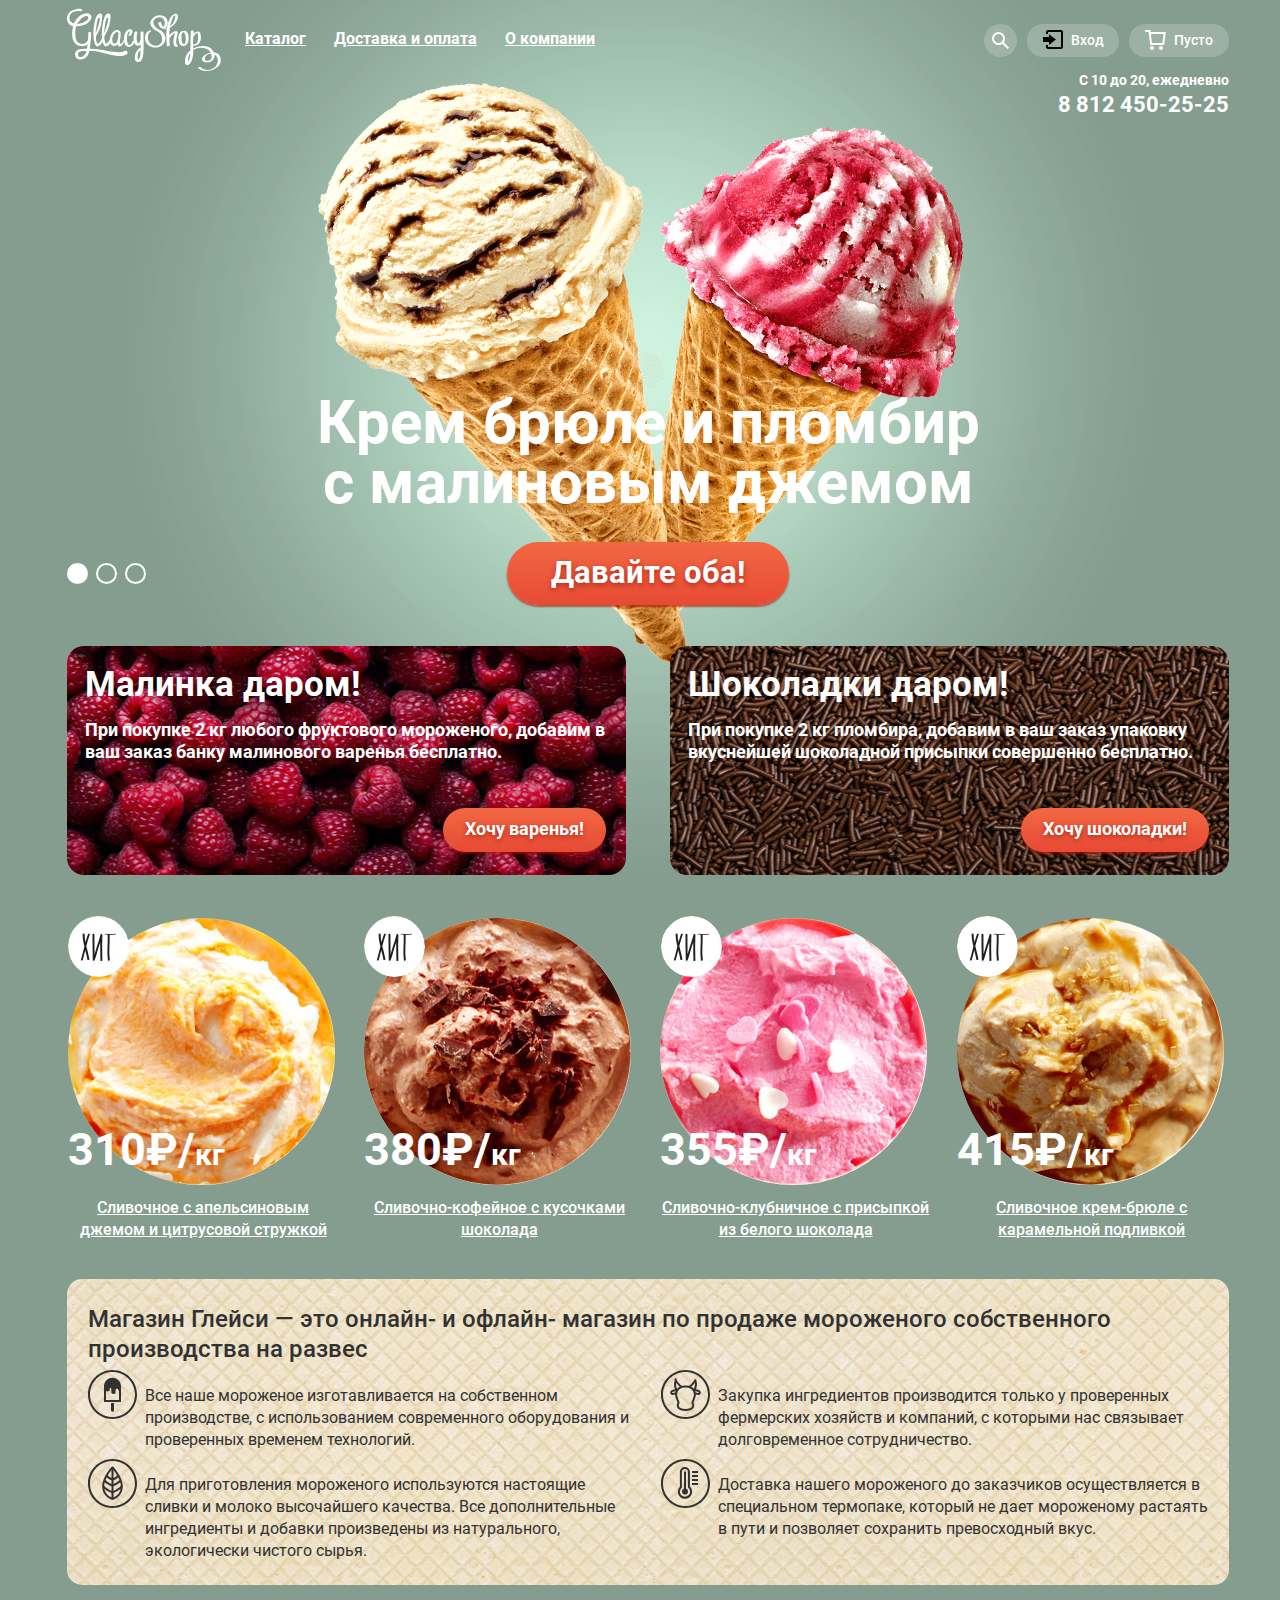
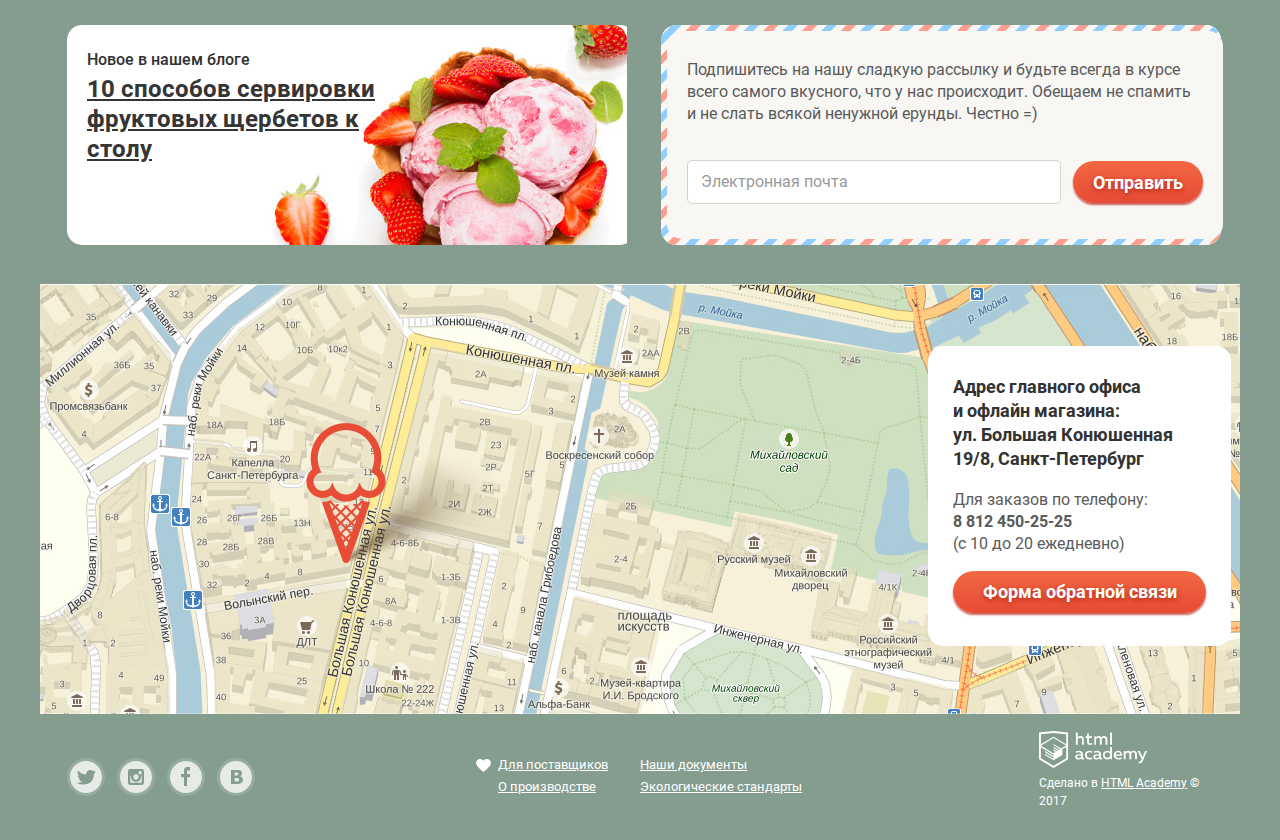
<file: index.html>
<!DOCTYPE html>
<html lang="ru">
  <head>
    <meta charset="utf-8">
    <title>Магазин мороженого "Глейси"</title>
    <link rel="stylesheet" href="css/normalize.css">
    <link rel="stylesheet" href="css/style.min.css">
  </head>
  <body class="product-1">
    <div class="site-wrapper">
      <header class="main-header">
        <nav class="main-nav">
          <a class="main-header-logo">
            <img src="img/logo.svg" alt="Логотип Gllacy Shop" width="154" height="64">
          </a>
          <ul class="site-navigation">
            <li class="site-navigation-catalog">
              <a href="#" class="site-navigation-item">Каталог</a>
              <ul class="site-navigation-hover">
                <li><a href="#" class="hover-item hover-item--top">Новинки</a></li>
                <li><a href="catalog.html" class="hover-item">Сливочное</a></li>
                <li><a href="#" class="hover-item">Щербеты</a></li>
                <li><a href="#" class="hover-item">Фруктовый лед</a></li>
                <li><a href="#" class="hover-item">Мелорин</a></li>
              </ul>
            </li>
            <li>
              <a href="#" class="site-navigation-item">Доставка и оплата</a>
            </li>
            <li>
              <a href="#" class="site-navigation-item">О компании</a>
            </li>
          </ul>
          <ul class="user-navigation">
            <li class="user-navigation-item">
              <a href="#" aria-label="Поиск товара" class="user-navigation-search"></a>
              <form action="https://echo.htmlacademy.ru" name="search" class="modal-search" method="get">
                <input type="search" placeholder="Что ищем?">
              </form>
            </li>
            <li class="user-navigation-item">
              <a href="#" class="user-navigation-login">Вход</a>
              <form action="https://echo.htmlacademy.ru" name="login" class="modal-login" method="post">
                <input type="email" placeholder="Электронная почта" required>
                <input type="password" placeholder="Пароль" required>
                <div class="modal-login-flex-container">
                  <button class="button modal-login-button" type="submit">Войти</button>
                  <div class="modal-login-flex-item">
                    <a href="#" class="modal-login-link">Забыли пароль?</a>
                    <a href="#" class="modal-login-link">Новая регистрация</a>
                  </div>
                </div>
              </form>
            </li>
            <li class="user-navigation-item">
              <a href="#" aria-label="Корзина" class="user-navigation-basket">Пусто</a>
            </li>
          </ul>
        </nav>
        <p class="info">
          <span class="info-schedule">С 10 до 20, ежедневно</span>
          <span class="info-phone">8 812 450-25-25</span>
        </p>
      </header>
    </div>
    <main>
      <div class="site-wrapper">
        <h1 class="visually-hidden">Магазин мороженого "Глейси"</h1>
        <section class="slider">
          <h2 class="visually-hidden">Слайдер товаров</h2>
          <ul class="slider-list">
            <li class="slide slide--1" id="slide-1">
              <h3 class="slide-title">Крем брюле и пломбир с малиновым джемом</h3>
              <a href="#" class="button slider-button">Давайте оба!</a>
            </li>
            <li class="slide slide--2" id="slide-2">
              <h3 class="slide-title">Шоколадный пломбир и лимонный сорбет</h3>
              <a href="#" class="button slider-button">Давайте оба!</a>
            </li>
            <li class="slide slide--3" id="slide-3">
              <h3 class="slide-title">Пломбир с помадкой и клубничный щербет</h3>
              <a href="#" class="button slider-button">Давайте оба!</a>
            </li>
          </ul>
          <div class="slider-controls">
            <input class="visually-hidden slider-control-input" type="radio" id="product-1" name="toggle" checked>
            <label for="product-1" class="slider-control" tabindex="0">Первый</label>
            <input class="visually-hidden slider-control-input" type="radio" id="product-2" name="toggle">
            <label for="product-2" class="slider-control" tabindex="0">Второй</label>
            <input class="visually-hidden slider-control-input" type="radio" id="product-3" name="toggle">
            <label for="product-3" class="slider-control" tabindex="0">Третий</label>
          </div>
        </section>
        <section class="shares">
          <h2 class="visually-hidden">Акции магазина</h2>
          <section class="shares-item shares-item--raspberries">
            <h3>Малинка даром!</h3>
            <p>При покупке 2 кг любого фруктового мороженого, добавим в ваш заказ банку малинового варенья бесплатно.</p>
            <a href="#"  class="button shares-button">Хочу варенья!</a>
          </section>
          <section class="shares-item shares-item--chocolate">
            <h3>Шоколадки даром!</h3>
            <p>При покупке 2 кг пломбира, добавим в ваш заказ упаковку вкуснейшей шоколадной присыпки совершенно
              бесплатно.</p>
            <a href="#" class="button shares-button">Хочу шоколадки!</a>
          </section>
        </section>
      </div>
        <section class="popular">
          <h2 class="visually-hidden">Популярные товары</h2>
          <ul class="popular-list">
            <li class="popular-item">
              <a class="popular-item-link" href="#">
                <div class="popular-item-stiker"></div>
                <img src="img/item-1.jpg" alt="Сливочное с апельсиновым джемом и цитрусовой стружкой" width="267" height="267">
                <p class="popular-item-price">310&#x20bd;/<span>кг</span></p>
                <p class="popular-item-title">Сливочное с апельсиновым джемом и цитрусовой стружкой</p>
              </a>
              <a href="#" class="button popular-item-button">Быстрый просмотр</a>
            </li>
            <li class="popular-item">
              <a class="popular-item-link" href="#">
                <div class="popular-item-stiker"></div>
                <img src="img/item-2.jpg" alt="Сливочно-кофейное с кусочками шоколада" width="267" height="267">
                <p class="popular-item-price">380&#x20bd;/<span>кг</span></p>
                <p class="popular-item-title">Сливочно-кофейное с кусочками шоколада</p>
              </a>
              <a href="#" class="button popular-item-button">Быстрый просмотр</a>
            </li>
            <li class="popular-item">
              <a class="popular-item-link" href="#">
                <div class="popular-item-stiker"></div>
                <img src="img/item-3.jpg" alt="Сливочно-клубничное с присыпкой из белого шоколада" width="267" height="267">
                <p class="popular-item-price">355&#x20bd;/<span>кг</span></p>
                <p class="popular-item-title">Сливочно-клубничное с присыпкой из белого шоколада</p>
              </a>
              <a href="#" class="button popular-item-button">Быстрый просмотр</a>
            </li>
            <li class="popular-item">
              <a class="popular-item-link" href="#">
                <div class="popular-item-stiker"></div>
                <img src="img/item-4.jpg" alt="Сливочное крем-брюле с карамельной подливкой" width="267" height="267">
                <p class="popular-item-price">415&#x20bd;/<span>кг</span></p>
                <p class="popular-item-title">Сливочное крем-брюле с карамельной подливкой</p>
              </a>
              <a href="#" class="button popular-item-button">Быстрый просмотр</a>
            </li>
          </ul>
        </section>
      <div class="site-wrapper">
        <article class="advantages">
          <h2>Магазин Глейси — это онлайн- и офлайн- магазин по продаже мороженого собственного
            производства на развес</h2>
          <ul>
            <li class="advantages-making">
              <p>Все наше мороженое изготавливается на собственном производстве, с использованием современного
                оборудования и
                проверенных временем технологий.</p>
            </li>
            <li class="advantages-ingredients">
              <p>Закупка ингредиентов производится только у проверенных фермерских хозяйств и компаний, с которыми нас
                связывает долговременное сотрудничество.</p>
            </li>
            <li class="advantages-materials">
              <p>Для приготовления мороженого используются настоящие сливки и молоко высочайшего качества. Все
                дополнительные
                ингредиенты и добавки произведены из натурального, экологически чистого сырья.</p>
            </li>
            <li class="advantages-delivery">
              <p>Доставка нашего мороженого до заказчиков осуществляется в специальном термопаке, который не дает
                мороженому
                растаять в пути и позволяет сохранить превосходный вкус.</p>
            </li>
          </ul>
        </article>
        <div class="block-wrapper">
          <article class="news">
            <h2>Новое в нашем блоге</h2>
            <a href="#">10 способов сервировки фруктовых щербетов к столу</a>
          </article>
          <div class="subscription-wrapper">
            <form action="https://echo.htmlacademy.ru" class="subscription" name="https://echo.htmlacademy.ru" method="post">
              <p>Подпишитесь на нашу сладкую рассылку и будьте всегда в курсе всего самого вкусного, что у нас происходит. Обещаем не спамить и не слать всякой ненужной ерунды. Честно =)</p>
              <div class="form-container">
                <input type="email" placeholder="Электронная почта" required>
                <button type="submit" class="button subscription-button">Отправить</button>
              </div>
            </form>
          </div>
        </div>
      </div>
				<section class="map-and-contacts">
						<h2 class="visually-hidden">Наши контакты</h2>
							<div class="contacts">
								<p class="contacts-adress">Адрес главного офиса<br>
                  и офлайн магазина:<br>
                  <b>ул. Большая Конюшенная 19/8, Санкт-Петербург</b>
                </p>
                <p class="contacts-telephone">Для заказов по телефону:<br>
                  <b>8 812 450-25-25</b><br>
                  (с 10 до 20 ежедневно)
                </p>
                <a href="#" class="button contacts-button">Форма обратной связи</a>
							</div>
						<script type="text/javascript" charset="utf-8" async src="https://api-maps.yandex.ru/services/constructor/1.0/js/?um=constructor%3A2030fe50164dec3a49a67a5e2e929a7b5b382fdeacc5cae9f6b69cf6cc5039b0&amp;width=100%25&amp;height=430&amp;lang=ru_RU&amp;scroll=true"></script>
					</section>
      </main>
    <div class="site-wrapper">
      <footer class="main-footer">
        <ul class="social-list">
          <li>
            <a class="social-item social-item--tw" href="#" aria-label="Наш твиттер">
            </a>
          </li>
          <li>
            <a class="social-item social-item--inst" href="#" aria-label="Наш инстаграмм">
            </a>
          </li>
          <li>
            <a class="social-item social-item--fb" href="#" aria-label="Наш фейсбук">
            </a>
          </li>
          <li>
            <a class="social-item social-item--vk" href="#" aria-label="Наш вконтакте">
            </a>
          </li>
        </ul>
        <ul class="information-list">
          <li class="information-item information-item--active">
            <a href="#">Для поставщиков</a>
          </li>
          <li class="information-item">
            <a href="#">Наши документы</a>
          </li>
          <li class="information-item">
            <a href="#">О производстве</a>
          </li>
          <li class="information-item information-item--eco">
            <a href="#">Экологические стандарты</a>
          </li>
        </ul>
        <div class="footer-copyright">
          <a href="https://htmlacademy.ru/">
            <img src="img/logo-htmlacademy.svg" alt="HTML Academy" width="108" height="39">
          </a>
          <p>
            Сделано в <a class="footer-copyright-link" href="https://htmlacademy.ru/">HTML Academy</a> &copy; 2017
          </p>
        </div>
      </footer>
    </div>
    <div class="overlay"></div>
    <form action="https://echo.htmlacademy.ru" name="feedback" class="modal-feedback" method="post">
      <p>Мы обязательно вам ответим!</p>
      <input type="text" placeholder="Как вас зовут?" required>
      <input type="email" placeholder="Ваша почта для ответа?" required>
      <textarea name="user-text" id="textarea" rows="5" placeholder="Напишите что-нибудь..."></textarea>
      <button class="button modal-feedback-button" type="submit">Отправить</button>
      <span class="modal-feedback-close" tabindex="0" aria-label="закрыть модальное окно"></span>
    </form>
    <script src="js/script.min.js"></script>
  </body>
</html>
</file>
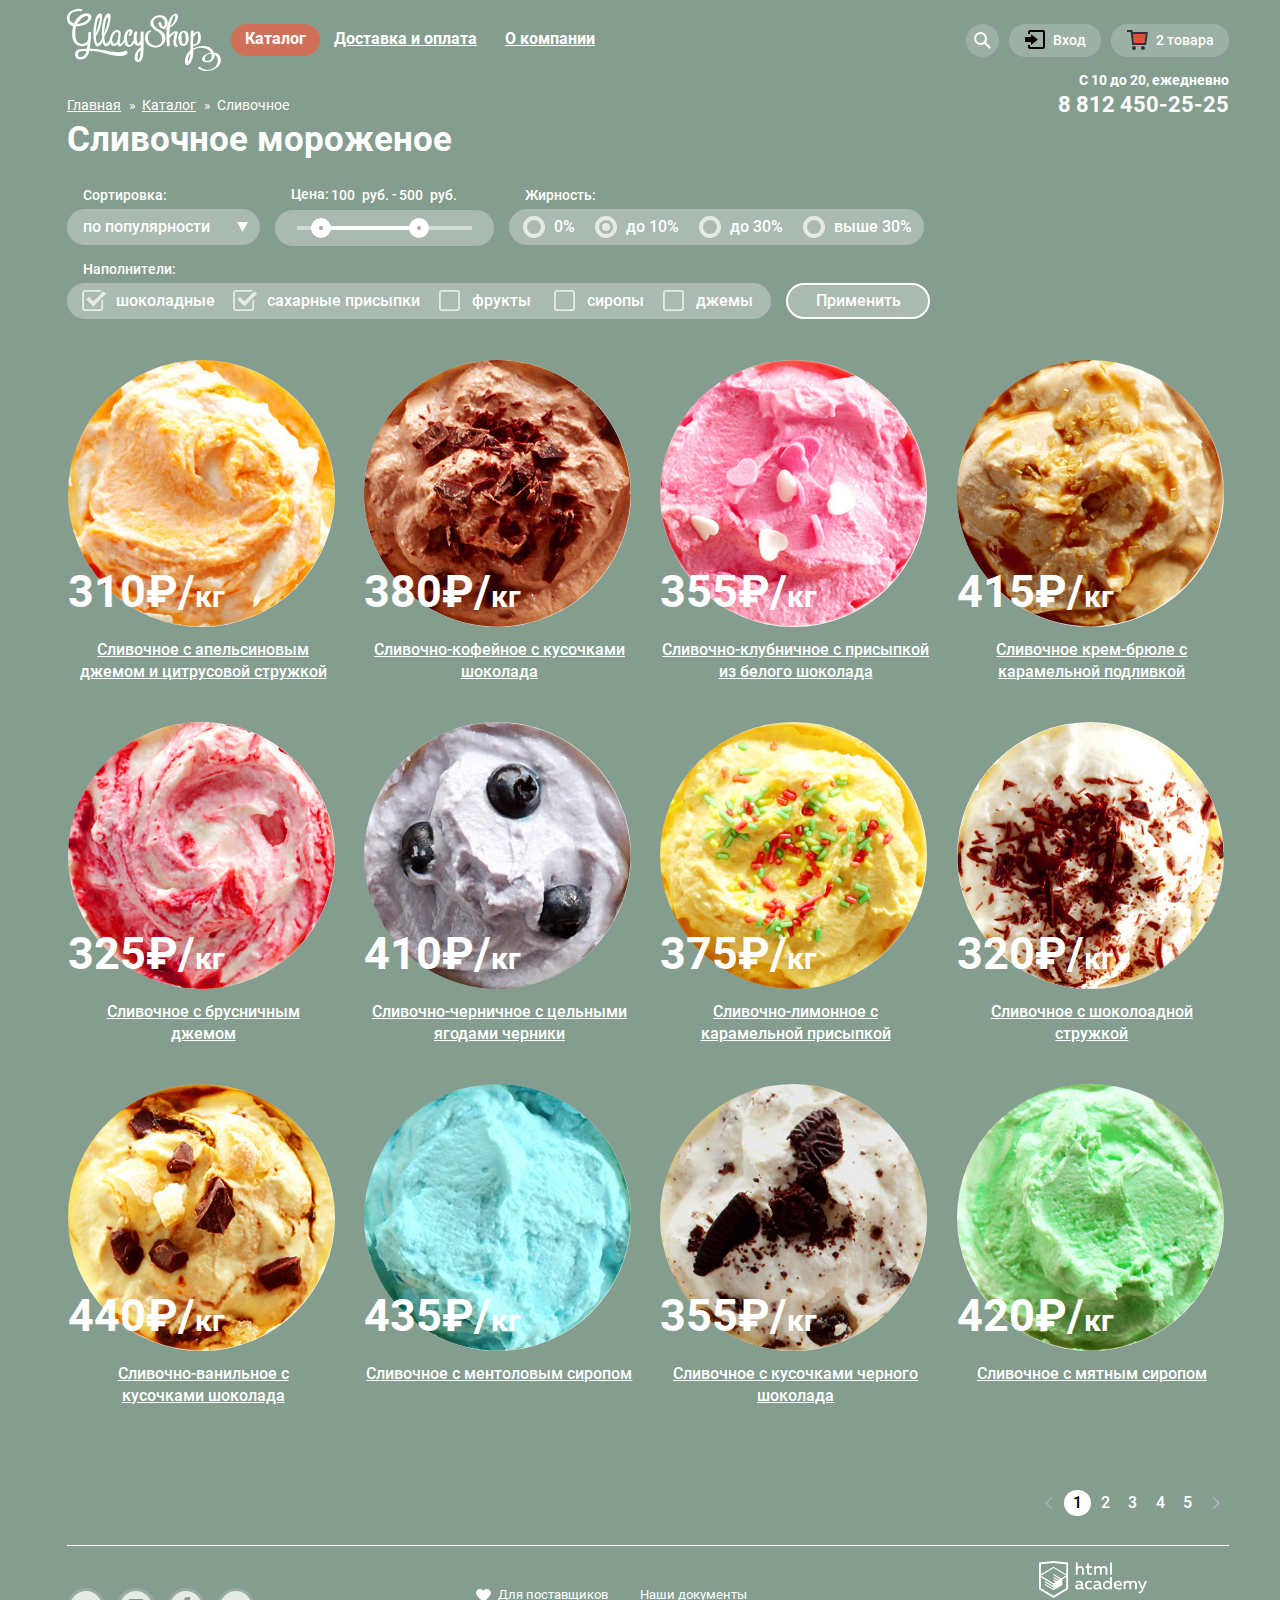
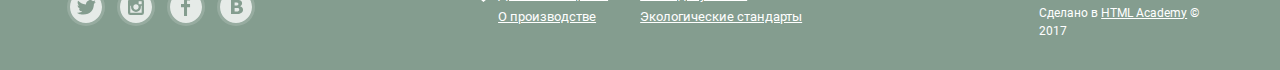
<file: catalog.html>
<!DOCTYPE html>
<html lang="ru">
  <head>
    <meta charset="utf-8">
    <title>Магазин мороженого "Глейси"</title>
    <link rel="stylesheet" href="css/normalize.css">
    <link rel="stylesheet" href="css/style.min.css">
  </head>
  <body class="catalog-page">
    <div class="site-wrapper">
      <header class="main-header">
        <nav class="main-nav">
          <a href="index.html" class="main-header-logo">
            <img src="img/logo.svg" alt="Логотип Gllacy Shop" width="154" height="64">
          </a>
          <ul class="site-navigation">
            <li class="site-navigation-catalog">
              <a href="#" class="site-navigation-item site-navigation-item-active">Каталог</a>
              <ul class="site-navigation-hover">
                <li><a href="#" class="hover-item hover-item--top">Новинки</a></li>
                <li><a class="hover-item">Сливочное</a></li>
                <li><a href="#" class="hover-item">Щербеты</a></li>
                <li><a href="#" class="hover-item">Фруктовый лед</a></li>
                <li><a href="#" class="hover-item">Мелорин</a></li>
              </ul>
            </li>
            <li>
              <a href="#" class="site-navigation-item">Доставка и оплата</a>
            </li>
            <li>
              <a href="#" class="site-navigation-item">О компании</a>
            </li>
          </ul>
          <ul class="user-navigation">
            <li class="user-navigation-item">
              <a href="#" aria-label="Поиск товара" class="user-navigation-search"></a>
              <form action="https://echo.htmlacademy.ru" name="search" class="modal-search" method="get">
                <input type="search" placeholder="Что ищем?">
              </form>
            </li>
            <li class="user-navigation-item">
              <a href="#" class="user-navigation-login">Вход</a>
              <form action="https://echo.htmlacademy.ru" name="login" class="modal-login" method="post">
                <input type="email" placeholder="Электронная почта" required>
                <input type="password" placeholder="Пароль" required>
                <div class="modal-login-flex-container">
                  <button class="button modal-login-button" type="submit">Войти</button>
                  <div class="modal-login-flex-item">
                    <a href="#" class="modal-login-link">Забыли пароль?</a>
                    <a href="#" class="modal-login-link">Новая регистрация</a>
                  </div>
                </div>
              </form>
            </li>
            <li class="user-navigation-item">
              <a href="#" aria-label="Корзина" class="user-navigation-basket user-navigation-basket-active">2 товара</a>
                <form class="basket" action="https://echo.htmlacademy.ru" method="post">
                <table class="basket-table">
                  <tbody>
                    <tr>
                      <td class="basket-item-del">
                        <button class="basket-del-button" type="button" name="delet" aria-label="удалить"></button>
                      </td>
                      <td class="basket-item-img">
                        <a href="#">
                          <img src="img/item-1-small.png" alt="Пломбир с апельсиновым джемом">
                        </a>
                      </td>
                      <td class="basket-item-title">
                        Пломбир с апельсиновым джемом
                      </td>
                      <td class="basket-item-count">
                        1,5 кг x 
                      </td>
                      <td class="basket-item-price">
                        200 руб.
                      </td>
                      <td class="basket-item-total-price">
                        300 руб.
                      </td>
                    </tr>
                    <tr>
                      <td class="basket-item-del">
                        <button class="basket-del-button" type="button" name="delet" aria-label="удалить"></button>
                      </td>
                      <td class="basket-item-img">
                        <a href="#">
                          <img src="img/item-3-small.png" alt="Клубничный пломбир с присыпкой из белого шоколада" width="33" height="33">
                        </a>
                      </td>
                      <td class="basket-item-title">
                        Клубничный пломбир с присыпкой из белого шоколада
                      </td>
                      <td class="basket-item-count">
                        1,5 кг x 
                      </td>
                      <td class="basket-item-price">
                        300 руб.
                      </td>
                      <td class="basket-item-total-price">
                        450 руб.
                      </td>
                    </tr>
                  </tbody>
                </table>
                <p class="basket-total-price">
                  Итого: <span>750 руб</span>
                </p>
                <button class="button basket-button" type="submit">Оформить заказ</button>
              </form>
            </li>
          </ul>
        </nav>
        <p class="info">
          <span class="info-schedule">С 10 до 20, ежедневно</span>
          <span class="info-phone">8 812 450-25-25</span>
        </p>
      </header>
    </div>
    <main>
    <div class="site-wrapper">
      <ul class="breadcrumbs">
        <li class="breadcrumbs-item"><a href="index.html">Главная</a></li>
        <li class="breadcrumbs-item"><a href="catalog.html">Каталог</a></li>
        <li class="breadcrumbs-item"><a>Сливочное</a></li>
      </ul>
      <h1 class="catalog-title">Сливочное мороженое</h1>
      <form class="filters" action="http://echo.htmlacademy.ru" method="post">
        <div class="filters-top-line">
          <fieldset class="filters-item">
            <legend class="filters-description">Сортировка:</legend>
            <select class="filters-sort" name="sort-type">
              <option value="popular">по популярности</option>
              <option value="inexpensive">сначала недорогие</option>
              <option value="expensive">сначала дорогие</option>
              <option value="fat">по жирности</option>
            </select>
          </fieldset>
          <div class="range-filter filters-item">
            <p class="range-filter-price">
              <span>Цена:</span>
              <input type="text" value="100" name="min-value" id="min-value">
              <label for="min-value">руб.</label>
              <span>-</span>
              <input type="text" value="500" name="max-value" id="max-value">
              <label for="max-value">руб.</label>
            </p>
            <div class="range-filter-controls">
              <div class="range-filter-bar"></div>
              <div class="range-filter-scale">
                <div class="range-filter-toogle range-filter-toogle-min"></div>
                <div class="range-filter-scale-active"></div>
                <div class="range-filter-toogle range-filter-toogle-max"></div>
              </div>
            </div>
          </div>
          <fieldset class="filters-item filter-fat">
            <legend class="filters-description">Жирность:</legend>
            <div class="filter-fat-wrap">
              <input type="radio" name="fat-categories" value="0" class="filter-fat-radio" id="zero">
              <label for="zero" tabindex="0">0%</label>
              <input type="radio" name="fat-categories" value="10" class="filter-fat-radio" id="ten" checked>
              <label for="ten" tabindex="0">до 10%</label>
              <input type="radio" name="fat-categories" value="30" class="filter-fat-radio" id="upTo30">
              <label for="upTo30" tabindex="0">до 30%</label>
              <input type="radio" name="fat-categories" value="100" class="filter-fat-radio" id="above30">
              <label for="above30" tabindex="0">выше 30%</label>
            </div>
          </fieldset>
        </div>
        <div class="filters-bottom-line">
          <fieldset class="filters-item filter-filler">
            <legend class="filters-description">Наполнители:</legend>
            <div class="filter-filler-wrap">
              <input type="checkbox" name="ingridients" id="chocolate" value="chocolate" class="filter-filler-input" checked>
              <label for="chocolate">шоколадные</label>
              <input type="checkbox" name="ingridients" id="sugar" value="sugar" class="filter-filler-input" checked>
              <label for="sugar">сахарные присыпки</label>
              <input type="checkbox" name="ingridients" id="fruits" value="fruits" class="filter-filler-input">
              <label for="fruits">фрукты</label>
              <input type="checkbox" name="ingridients" id="syrups" value="syrups" class="filter-filler-input">
              <label for="syrups">сиропы</label>
              <input type="checkbox" name="ingridients" id="jams" value="jams" class="filter-filler-input">
              <label for="jams">джемы</label>
            </div>
          </fieldset>
          <button type="submit" class="filter-button">Применить</button>
        </div>
      </form>
    </div>
      
      <section class="catalog">
        <h2 class="visually-hidden">Каталог товаров</h2>
        <ul class="catalog-list">
          <li class="catalog-item">
            <a href="#" class="catalog-item-link">
              <img src="img/item-1.jpg" alt="Сливочное с апельсиновым джемом и цитрусовой стружкой" width="267" height="267">
              <p class="catalog-item-price">310&#x20bd;/<span>кг</span></p>
              <p class="catalog-item-title">Сливочное с апельсиновым джемом и цитрусовой стружкой</p>
            </a>
            <a href="#" class="button catalog-item-button">Быстрый просмотр</a>
          </li>
          <li class="catalog-item">
            <a href="#" class="catalog-item-link">
              <img src="img/item-2.jpg" alt="Сливочно-кофейное с кусочками шоколада" width="267" height="267">
              <p class="catalog-item-price">380&#x20bd;/<span>кг</span></p>
              <p class="catalog-item-title">Сливочно-кофейное с кусочками шоколада</p>
            </a>
            <a href="#" class="button catalog-item-button">Быстрый просмотр</a>
          </li>
          <li class="catalog-item">
            <a href="#" class="catalog-item-link">
              <img src="img/item-3.jpg" alt="Сливочно-клубничное с присыпкой из белого шоколада" width="267" height="267">
              <p class="catalog-item-price">355&#x20bd;/<span>кг</span></p>
              <p class="catalog-item-title">Сливочно-клубничное с присыпкой из белого шоколада</p>
            </a>
            <a href="#" class="button catalog-item-button">Быстрый просмотр</a>
          </li>
          <li class="catalog-item">
            <a href="#" class="catalog-item-link">
              <img src="img/item-4.jpg" alt="Сливочное крем-брюле с карамельной подливкой" width="267" height="267">
              <p class="catalog-item-price">415&#x20bd;/<span>кг</span></p>
              <p class="catalog-item-title">Сливочное крем-брюле с карамельной подливкой</p>
            </a>
            <a href="#" class="button catalog-item-button">Быстрый просмотр</a>
          </li>
          <li class="catalog-item">
            <a href="#" class="catalog-item-link">
              <img src="img/item-5.jpg" alt="Сливочное с брусничным джемом" width="267" height="267">
              <p class="catalog-item-price">325&#x20bd;/<span>кг</span></p>
              <p class="catalog-item-title">Сливочное с брусничным джемом</p>
            </a>
            <a href="#" class="button catalog-item-button">Быстрый просмотр</a>
          </li>
          <li class="catalog-item">
            <a href="#" class="catalog-item-link">
              <img src="img/item-6.jpg" alt="Сливочно-черничное с цельными ягодами черники" width="267" height="267">
              <p class="catalog-item-price">410&#x20bd;/<span>кг</span></p>
              <p class="catalog-item-title">Сливочно-черничное с цельными ягодами черники</p>
            </a>
            <a href="#" class="button catalog-item-button">Быстрый просмотр</a>
          </li>
          <li class="catalog-item">
            <a href="#" class="catalog-item-link">
              <img src="img/item-7.jpg" alt="Сливочно-лимонное с карамельной присыпкой" width="267" height="267">
              <p class="catalog-item-price">375&#x20bd;/<span>кг</span></p>
              <p class="catalog-item-title">Сливочно-лимонное с карамельной присыпкой</p>
            </a>
            <a href="#" class="button catalog-item-button">Быстрый просмотр</a>
          </li>
          <li class="catalog-item">
            <a href="#" class="catalog-item-link">
              <img src="img/item-8.jpg" alt="Сливочное с шоколоадной стружкой" width="267" height="267">
              <p class="catalog-item-price">320&#x20bd;/<span>кг</span></p>
              <p class="catalog-item-title">Сливочное с шоколоадной стружкой</p>
            </a>
            <a href="#" class="button catalog-item-button">Быстрый просмотр</a>
          </li>
          <li class="catalog-item">
            <a href="#" class="catalog-item-link">
              <img src="img/item-9.jpg" alt="Сливочно-ванильное с кусочками шоколада" width="267" height="267">
              <p class="catalog-item-price">440&#x20bd;/<span>кг</span></p>
              <p class="catalog-item-title">Сливочно-ванильное с кусочками шоколада</p>
            </a>
            <a href="#" class="button catalog-item-button">Быстрый просмотр</a>
          </li>
          <li class="catalog-item">
            <a href="#" class="catalog-item-link">
              <img src="img/item-10.jpg" alt="Сливочное с ментоловым сиропом" width="267" height="267">
              <p class="catalog-item-price">435&#x20bd;/<span>кг</span></p>
              <p class="catalog-item-title">Сливочное с ментоловым сиропом</p>
            </a>
            <a href="#" class="button catalog-item-button">Быстрый просмотр</a>
          </li>
          <li class="catalog-item">
            <a href="#" class="catalog-item-link">
              <img src="img/item-11.jpg" alt="Сливочное с кусочками черного шоколада" width="267" height="267">
              <p class="catalog-item-price">355&#x20bd;/<span>кг</span></p>
              <p class="catalog-item-title">Сливочное с кусочками черного шоколада</p>
            </a>
            <a href="#" class="button catalog-item-button">Быстрый просмотр</a>
          </li>
          <li class="catalog-item">
            <a href="#" class="catalog-item-link">
              <img src="img/item-12.jpg" alt="Сливочное с мятным сиропом" width="267" height="267">
              <p class="catalog-item-price">420&#x20bd;/<span>кг</span></p>
              <p class="catalog-item-title">Сливочное с мятным сиропом</p>
            </a>
            <a href="#" class="button catalog-item-button">Быстрый просмотр</a>
          </li>
        </ul>
      </section>
      <div class="site-wrapper">
      <ul class="pagination-list">
        <li><a class="pagination-item pagination-left pagination-arrow-disabled"></a></li>
        <li><a class="pagination-item pagination-item-current">1</a></li>
        <li><a href="#" class="pagination-item">2</a></li>
        <li><a href="#" class="pagination-item">3</a></li>
        <li><a href="#" class="pagination-item">4</a></li>
        <li><a href="#" class="pagination-item">5</a></li>
        <li><a href="#" aria-label="вперед" class="pagination-item pagination-right"></a></li>
      </ul>
    </div>
    </main>
    <div class="site-wrapper">
      <footer class="main-footer">
        <ul class="social-list">
          <li>
            <a class="social-item social-item--tw" href="#" aria-label="Наш твиттер">
            </a>
          </li>
          <li>
            <a class="social-item social-item--inst" href="#" aria-label="Наш инстаграмм">
            </a>
          </li>
          <li>
            <a class="social-item social-item--fb" href="#" aria-label="Наш фейсбук">
            </a>
          </li>
          <li>
            <a class="social-item social-item--vk" href="#" aria-label="Наш вконтакте">
            </a>
          </li>
        </ul>
        <ul class="information-list">
          <li class="information-item information-item--active">
            <a href="#">Для поставщиков</a>
          </li>
          <li class="information-item">
            <a href="#">Наши документы</a>
          </li>
          <li class="information-item">
            <a href="#">О производстве</a>
          </li>
          <li class="information-item information-item--eco">
            <a href="#">Экологические стандарты</a>
          </li>
        </ul>
        <div class="footer-copyright">
          <a href="https://htmlacademy.ru/">
            <img src="img/logo-htmlacademy.svg" alt="HTML Academy" width="108" height="39">
          </a>
          <p>
            Сделано в <a class="footer-copyright-link" href="https://htmlacademy.ru/">HTML Academy</a> &copy; 2017
          </p>
        </div>
      </footer>
    </div> 
  </body>
</html>
</file>
<file: css/style.min.css>
@font-face{font-family:"Roboto";src:url(../fonts/RobotoRegular.woff2);src:url(../fonts/RobotoRegular.woff2) format("woff2"),url(../fonts/RobotoRegular.woff) format("woff");font-weight:400;font-style:normal;font-display:swap}@font-face{font-family:"Roboto";src:url(../fonts/RobotoMedium.woff2);src:url(../fonts/RobotoMedium.woff2) format("woff2"),url(../fonts/RobotoMedium.woff) format("woff");font-weight:500;font-style:normal;font-display:swap}@font-face{font-family:"Roboto";src:url(../fonts/RobotoBold.woff2);src:url(../fonts/RobotoBold.woff2) format("woff2"),url(../fonts/RobotoBold.woff) format("woff");font-weight:700;font-style:normal;font-display:swap}html{-webkit-box-sizing:border-box;box-sizing:border-box}*,::before,::after{-webkit-box-sizing:inherit;box-sizing:inherit}a{text-decoration:none}img{max-width:100%;height:auto}body{position:relative;min-width:900px;max-width:1200px;margin:0 auto;padding:0;font-family:"Roboto","Arial",sans-serif;font-size:16px;line-height:22px;font-weight:400;color:#5a5a5a;background-repeat:no-repeat;background-position:top center;-webkit-transition:background-image .5s ease,background-color .5s ease;-o-transition:background-image .5s ease,background-color .5s ease;transition:background-image .5s ease,background-color .5s ease}.product-1{background-image:url(../img/slider-item1.png);background-color:#849d8f}.catalog-page{background-color:#849d8f}.product-2{background-image:url(../img/slider-item2.png);background-color:#95a3b3}.product-3{background-image:url(../img/slider-item3.png);background-color:#a29089}.button{display:inline-block;text-align:center;color:#fff;vertical-align:top;text-decoration:none;text-shadow:0 2px 5px rgba(160,32,11,0.76);background:#f26843;background:-webkit-gradient(linear,left top,left bottom,from(#f26843),to(#e74a35));background:-webkit-linear-gradient(top,#f26843 0%,#e74a35 100%);background:-o-linear-gradient(top,#f26843 0%,#e74a35 100%);background:linear-gradient(to bottom,#f26843 0%,#e74a35 100%);border-radius:50px;-webkit-box-shadow:0 2px 2px rgba(172,16,0,0.64);box-shadow:0 2px 2px rgba(172,16,0,0.64);border:none;cursor:pointer;outline:none;overflow:hidden}.button:hover,.button:focus{background:-webkit-gradient(linear,left top,left bottom,from(#f58669),to(#ec6f5e));background:-webkit-linear-gradient(top,#f58669 0%,#ec6f5e 100%);background:-o-linear-gradient(top,#f58669 0%,#ec6f5e 100%);background:linear-gradient(to bottom,#f58669 0%,#ec6f5e 100%);-webkit-box-shadow:0 2px 2px rgba(172,16,0,1);box-shadow:0 2px 2px rgba(172,16,0,1);-webkit-transition:all 2s;-o-transition:all 2s;transition:all 2s}.button:active{background:-webkit-gradient(linear,left top,left bottom,from(#d84732),to(#e1613e));background:-webkit-linear-gradient(top,#d84732 0%,#e1613e 100%);background:-o-linear-gradient(top,#d84732 0%,#e1613e 100%);background:linear-gradient(to bottom,#d84732 0%,#e1613e 100%);-webkit-box-shadow:inset 0 2px 2px rgba(172,16,0,1);box-shadow:inset 0 2px 2px rgba(172,16,0,1)}.visually-hidden:not(:focus):not(:active),input[type="checkbox"].visually-hidden,input[type="radio"].visually-hidden{position:absolute;width:1px;height:1px;margin:-1px;border:0;padding:0;white-space:nowrap;clip:rect(0 0 0 0);overflow:hidden}.site-wrapper{width:100%;padding-top:0;padding-left:2.25%;padding-right:.9%}.main-header{display:-webkit-box;display:-ms-flexbox;display:flex;-webkit-box-orient:vertical;-webkit-box-direction:normal;-ms-flex-direction:column;flex-direction:column;-webkit-box-pack:start;-ms-flex-pack:start;justify-content:flex-start;-webkit-box-align:end;-ms-flex-align:end;align-items:flex-end;width:100%}.main-header-logo{display:block;width:154px;height:64px;-ms-flex-negative:0;flex-shrink:0}.main-nav{padding-top:8px;display:-webkit-box;display:-ms-flexbox;display:flex;-webkit-box-pack:justify;-ms-flex-pack:justify;justify-content:space-between;-webkit-box-align:center;-ms-flex-align:center;align-items:center;width:100%}.site-navigation{padding:0;display:-webkit-box;display:-ms-flexbox;display:flex;-webkit-box-align:center;-ms-flex-align:center;align-items:center;-ms-flex-wrap:wrap;flex-wrap:wrap;width:59%;list-style:none;margin:0 auto 0 10px}.site-navigation li{position:relative}.site-navigation-item{display:block;padding:6px 14px 8px;font-weight:700;line-height:18px;color:#fff;border-radius:25px;text-decoration:underline;outline:none;-webkit-transition:all .2s;-o-transition:all .2s;transition:all .2s}.site-navigation-item-active{text-decoration:none;background-color:#d07058}.site-navigation-item:hover,.site-navigation-item:focus{color:#000;background-color:#f7f6f3;text-decoration:none}.site-navigation-item:active{-webkit-box-shadow:inset 0 2px 1px 0 rgba(105,105,105,0.7);box-shadow:inset 0 2px 1px 0 rgba(105,105,105,0.7)}.site-navigation-hover{display:none;position:absolute;top:35px;left:-7px;z-index:15;width:143px;margin:0;padding:0;background-color:#f8f7f4;border-radius:3px;-webkit-box-shadow:0 20px 20px 0 rgba(0,0,0,0.4);box-shadow:0 20px 20px 0 rgba(0,0,0,0.4);list-style:none}.site-navigation-hover:hover,.site-navigation-hover:focus{display:block}.hover-item a{display:block;padding:10px 5px 5px 21px;font-size:14px;line-height:16px;color:#323232;outline:none;-webkit-transition:all .3s;-o-transition:all .3s;transition:all .3s}.hover-item a:hover,.hover-item a:focus{background-color:#fbded7}.hover-item a:active{background-color:#d07058;color:#fff}.hover-item--top a{padding-left:15px;border-left:5px solid transparent;border-right:5px solid transparent;border-bottom:1px solid #d1d0ce;font-weight:700;padding-top:12px;padding-bottom:10px}.hover-item--current a,.hover-item--current a:hover,.hover-item--current a:focus,.hover-item--current a:active{background-color:#d07058;color:#fff}.hover-item:last-child a{padding-bottom:15px}.site-navigation-catalog:hover .site-navigation-hover{display:block}.site-navigation-catalog:hover .site-navigation-item{color:#000;background-color:#f7f6f3}.site-navigation-item:last-child{margin-right:none}.user-navigation{margin:0;padding:0;display:-webkit-box;display:-ms-flexbox;display:flex;-webkit-box-pack:end;-ms-flex-pack:end;justify-content:flex-end;-webkit-box-align:center;-ms-flex-align:center;align-items:center;-ms-flex-wrap:wrap;flex-wrap:wrap;min-width:244px;max-width:350px;list-style:none;-ms-flex-negative:0;flex-shrink:0}.user-navigation-login,.user-navigation-search,.user-navigation-basket{margin-right:10px;position:relative;display:block;min-height:33px;font-size:14px;line-height:16px;color:#fff;font-weight:500;background-color:rgba(255,255,255,.2);outline:none}.user-navigation-item{position:relative}.user-navigation-item:last-child a{margin-right:0}.user-navigation-login:hover,.user-navigation-login:focus,.user-navigation-search:hover,.user-navigation-search:focus,.user-navigation-basket:hover,.user-navigation-basket:focus{background-color:#f8f7f4;color:#323232}.user-navigation-search{width:33px;height:33px;border-radius:50%;background-image:url(../img/loupe.svg);background-repeat:no-repeat;background-position:center}.user-navigation-search:hover,.user-navigation-search:focus{background-image:url(../img/loupe_black.svg)}.user-navigation-login:hover + .modal-login,.user-navigation-login:focus + .modal-login{display:block}.user-navigation-search:hover + .modal-search,.user-navigation-search:focus + .modal-search{display:block}.user-navigation-login{width:92px;border-radius:16px;padding:8px 5px 8px 44px}.user-navigation-login::before{position:absolute;content:"";display:block;width:21px;height:19px;top:6px;left:16px;background-image:url(../img/entrance.svg);background-repeat:no-repeat;background-position:center}.user-navigation-login:hover::before,.user-navigation-login:focus::before{background-image:url(../img/entrance_black.svg)}.user-navigation-basket{min-width:100px;border-radius:16px;padding:8px 15px 8px 45px}.user-navigation-basket::before{position:absolute;content:"";display:block;width:21px;height:20px;top:6px;left:16px;background-image:url(../img/basket.svg);background-repeat:no-repeat;background-position:center;-webkit-transition:all .3s;-o-transition:all .3s;transition:all .3s}.user-navigation-basket:hover::before,.user-navigation-basket:focus::before,.user-navigation-basket-active::before{background-image:url(../img/basket-red.svg)}.user-navigation-basket-active:hover + .basket,.user-navigation-basket-active:focus + .basket{display:-webkit-box;display:-ms-flexbox;display:flex}.info{padding:0;margin:0;font-weight:700;color:#fff;text-align:right}.info-schedule{display:block;font-size:14px;line-height:16px;margin-bottom:5px}.info-phone{padding:0;margin:0;display:block;font-size:22px;line-height:24px;color:#fff;outline:none}.slider{position:relative;margin-bottom:41px;padding-top:276px;text-align:center;color:#fff}.slider::before,.slider::after{content:"";visibility:hidden}.slider::before{background-image:url(../img/slider-item2.png)}.slider::after{background-image:url(../img/slider-item3.png)}.slider-list{margin:0;padding:0;list-style:none}.slide{display:none}.product-1 .slide--1{display:block}.product-2 .slide--2{display:block}.product-3 .slide--3{display:block}.slide-title{width:700px;margin:0 auto;margin-bottom:29px;font-size:60px;line-height:60px;font-weight:800;color:#fff}.slider-button{padding:10px 44px 12px;font-weight:600;font-size:31px;line-height:41px}.slider-controls{position:absolute;bottom:20px;left:0;z-index:20;font-size:0}.slider-control{display:inline-block;width:21px;height:21px;margin-right:8px;vertical-align:top;background-color:transparent;border:2px solid #fff;border-radius:50%;cursor:pointer;outline:none;transition:all .3s}.slider-control:hover,.slider-control:focus{background-color:rgba(255,255,255,.4)}.slider-control-input:checked + label{background-color:#fff}.shares{display:-webkit-box;display:-ms-flexbox;display:flex;-webkit-box-pack:justify;-ms-flex-pack:justify;justify-content:space-between;-webkit-box-align:start;-ms-flex-align:start;align-items:flex-start;-ms-flex-wrap:wrap;flex-wrap:wrap;width:100%}.shares-item{margin-bottom:30px;min-width:420px;width:48.8%;max-width:559.13px;height:229px;display:-webkit-box;display:-ms-flexbox;display:flex;-webkit-box-orient:vertical;-webkit-box-direction:normal;-ms-flex-direction:column;flex-direction:column;-webkit-box-align:start;-ms-flex-align:start;align-items:flex-start;border-radius:17px;background-position:center;background-repeat:no-repeat;padding:18px 20px 5px 18px}.shares-item h3{padding:0;margin:0;margin-bottom:14px;width:100%;height:41px;font-size:35px;line-height:41px;font-weight:700;color:#fff;overflow:hidden}.shares-item p{padding:0;margin:0;margin-bottom:23px;width:100%;font-size:18px;font-weight:700;color:#fff;height:66px;overflow:hidden}.shares-item--raspberries{background-color:#922443;background-image:URL(../img/shares-raspberries.jpg)}.shares-item--chocolate{background-color:#4a2d21;background-image:URL(../img/shares-chocolate.jpg)}.shares-button{-ms-flex-item-align:end;align-self:flex-end;font-size:18px;line-height:24px;font-weight:700;padding:9px 22px 11px}.popular{padding:0;margin:0;width:100%;margin-bottom:-3.33%}.popular-list{padding:0;padding-left:15px;margin:0;display:-webkit-box;display:-ms-flexbox;display:flex;-webkit-box-align:start;-ms-flex-align:start;align-items:flex-start;-ms-flex-wrap:wrap;flex-wrap:wrap;width:100%;list-style:none}.popular-item{position:relative;width:25%;padding:1.08%;padding-bottom:78px;display:-webkit-box;display:-ms-flexbox;display:flex;-webkit-box-orient:vertical;-webkit-box-direction:normal;-ms-flex-direction:column;flex-direction:column;-webkit-box-align:center;-ms-flex-align:center;align-items:center;border-radius:5px}.popular-item:hover{background-color:rgba(255,255,255,0.2);-webkit-box-shadow:0 20px 20px 4px rgba(0,0,0,0.4);box-shadow:0 20px 20px 4px rgba(0,0,0,0.4);z-index:10}.popular-item-link:focus{outline:none}.popular-item:hover .popular-item-button{display:block}.popular-item:last-child{margin-right:0}.popular-item-stiker{position:absolute;top:11px;left:13px;width:61px;height:61px;border-radius:50%;background-image:url(../img/hit.svg);background-position:center;background-repeat:no-repeat}.popular-item-link{width:100%}.popular-item img{border-radius:50%}.popular-item-price{padding:0;margin:0;margin-left:0;margin-top:-64px;margin-bottom:20px;font-size:45px;line-height:45px;font-weight:700;color:#fff}.popular-item-price span{font-size:30px}.popular-item-title{padding:0;margin:0;font-weight:500;color:#fff;text-align:center;text-decoration:underline;-webkit-transition:color .3s;-o-transition:color .3s;transition:color .3s}.popular-item-link:focus .popular-item-title{color:#ffbc9e}.popular-item-button{display:none;position:absolute;bottom:18px;left:50%;margin-left:-101.5px;width:201px;padding:10px 5px 8px;font-size:18px;line-height:24px;font-weight:700;z-index:5;min-height:45px}.advantages{width:100%;margin-bottom:40px;padding:5px 21px 3px;background-image:url(../img/waffle.jpg);border-radius:15px;padding-bottom:15px}.advantages h2{font-size:24px;line-height:30px;font-weight:500;color:#323232;margin-bottom:6px}.advantages ul{padding:0;margin:0;width:100%;display:-webkit-box;display:-ms-flexbox;display:flex;-ms-flex-wrap:wrap;flex-wrap:wrap;-webkit-box-pack:start;-ms-flex-pack:start;justify-content:flex-start;list-style:none}.advantages li{position:relative;padding:0;padding-left:57px;margin:0;margin-bottom:8px;width:48.85%;list-style:none}.advantages p{padding:0;margin:0;font-size:16px;line-height:22px;font-weight:400;color:#323232;padding-top:15px}.advantages li:nth-child(2n){margin-left:auto;margin-right:0}.advantages li::before{position:absolute;content:"";width:49px;height:49px;left:0;top:0;background-repeat:no-repeat;background-position:center}.advantages-making::before{background-image:url(../img/ice-cream.svg)}.advantages-ingredients::before{background-image:url(../img/cow.svg)}.advantages-materials::before{background-image:url(../img/eco.svg)}.advantages-delivery::before{background-image:url(../img/thermometer.svg)}.block-wrapper{width:100%;margin-bottom:39px;display:-webkit-box;display:-ms-flexbox;display:flex;-webkit-box-pack:justify;-ms-flex-pack:justify;justify-content:space-between}.news{width:48.86%;min-height:220px;padding:24px 20px;border-radius:15px;background-image:url(../img/strawberry.jpg);background-repeat:no-repeat}.news h2{padding:0;margin:0;margin-bottom:3px;font-size:16px;font-weight:500;line-height:22px;color:#323232}.news a{padding:0;margin:0;text-decoration:underline;display:block;max-height:140px;width:292px;font-size:24px;line-height:30px;font-weight:700;color:#353535;outline:none;-webkit-transition:all .3s;-o-transition:all .3s;transition:all .3s}.news a:hover,.news a:focus{color:#e84d37}.subscription-wrapper{width:48.86%;padding:6px;border-radius:15px;background-image:url(../img/bg-post.svg);background-repeat:no-repeat}.subscription{width:100%;height:100%;border-radius:15px;padding:15px 20px 5px;background-color:#f8f7f4}.form-container{width:100%;display:-webkit-box;display:-ms-flexbox;display:flex;-webkit-box-pack:justify;-ms-flex-pack:justify;justify-content:space-between;-webkit-box-align:center;-ms-flex-align:center;align-items:center}.subscription p{padding:0;margin:0;padding-top:13px;margin-bottom:35px}.subscription input{width:72.44%;border-radius:5px;padding-top:9px;padding-bottom:9px;padding-left:13px;border:1px solid #d3d3d2;line-height:24px;color:#000;font-weight:700;outline:none;-webkit-transition:all .3s;-o-transition:all .3s;transition:all .3s}.subscription input::-webkit-input-placeholder{color:#999;font-weight:400}.subscription input:-ms-input-placeholder{color:#999;font-weight:400}.subscription input::-ms-input-placeholder{color:#999;font-weight:400}.subscription input::placeholder{color:#999;font-weight:400}.subscription input:hover{border:2px solid #c7c6c5;padding-top:8px;padding-bottom:8px;padding-left:12px}.subscription input:focus{border:2px solid #8fbdec;padding-top:8px;padding-bottom:8px;padding-left:12px}.subscription-button{width:130px;padding:12px 19px 10px;font-size:18px;line-height:20px;font-weight:700}.map-and-contacts{position:relative;width:100%;min-height:430px;background-image:url(../img/map.jpg);background-repeat:no-repeat}.contacts{position:absolute;top:62px;right:9px;padding:29px 25px 33px;width:303px;border-radius:15px;background-color:#fff;z-index:1}.contacts-preview-adress{padding:0;margin:0;width:150px;font-size:14px;line-height:20px;font-weight:400;color:#323232;text-align:left}.contacts-adress{display:block;padding:0;margin:0;margin-bottom:18px;width:230px;font-size:18px;line-height:24px;font-weight:700;color:#323232;text-align:left}.contacts-preview-tel{padding:0;margin:0;margin-bottom:5px;width:180px;font-size:14px;line-height:20px;font-weight:400;color:#323232;text-align:left}.contacts-tel{padding:0;margin:0;margin-bottom:8px;width:230px;font-size:18px;line-height:24px;font-weight:700;color:#323232;text-align:left}.contacts-time{padding:0;margin:0;margin-bottom:27px;width:180px;font-size:14px;line-height:20px;font-weight:400;color:#323232;text-align:left}.contacts-button{font-size:18px;line-height:24px;font-weight:700;width:100%;padding:9px}.catalog-page .main-footer{border-top:1px solid #fff}.main-footer{padding-top:15px;margin-top:2px;display:-webkit-box;display:-ms-flexbox;display:flex;-webkit-box-pack:justify;-ms-flex-pack:justify;justify-content:space-between;-webkit-box-align:center;-ms-flex-align:center;align-items:center;padding-bottom:30px}.social-list{width:196px;margin:0;padding:0;padding-top:13px;display:-webkit-box;display:-ms-flexbox;display:flex;-webkit-box-align:center;-ms-flex-align:center;align-items:center;-ms-flex-wrap:wrap;flex-wrap:wrap;list-style:none}.social-list li:last-child{margin-right:0}.social-list li{width:38px;height:38px;margin-right:12px}.social-item{display:block;padding:0;margin:0;width:38px;height:38px;border:3px solid rgba(255,255,255,.2);border-radius:50%;background-repeat:no-repeat;background-position:center;opacity:.8;outline:none;-webkit-transition:all .3s;-o-transition:all .3s;transition:all .3s}.social-item:hover,.social-item:focus{opacity:1}.social-item:active{-webkit-box-shadow:inset 0 2px 1px 0 rgba(105,105,105,0.7);box-shadow:inset 0 2px 1px 0 rgba(105,105,105,0.7)}.social-item--tw{background-image:url(../img/twitter.svg)}.social-item--inst{background-image:url(../img/instagram.svg)}.social-item--fb{background-image:url(../img/fb.svg)}.social-item--vk{background-image:url(../img/vk.svg)}.information-list{margin:0;padding:0;padding-top:10px;width:384px;margin-left:28px;display:-webkit-box;display:-ms-flexbox;display:flex;-webkit-box-pack:start;-ms-flex-pack:start;justify-content:flex-start;-webkit-box-align:center;-ms-flex-align:center;align-items:center;-ms-flex-wrap:wrap;flex-wrap:wrap;list-style:none}.information-item{position:relative;width:37%;padding-left:25px;padding-right:5px;outline:none}.information-item--active::before{display:block;position:absolute;top:6px;left:3px;content:"";width:15px;height:13px;background-image:url(../img/heart.svg);background-repeat:no-repeat;background-position:center}.information-item--eco{width:51%}.information-list a{padding:0;margin:0;font-size:13px;line-height:16px;color:#fff;text-decoration:underline;outline:none;-webkit-transition:color .3s;-o-transition:color .3s;transition:color .3s}.information-list a:hover,.information-list a:focus{color:#ffbc9e}.footer-copyright{width:190px}.footer-copyright-link{padding:0;margin:0;font-size:12px;line-height:18px;color:#fff;outline:none;-webkit-transition:color .3s;-o-transition:color .3s;transition:color .3s;text-decoration:underline}.footer-copyright-link:hover,.footer-copyright-link:focus{color:#ffbc9e}.footer-copyright p{padding:0;margin:0;font-size:12px;line-height:18px;color:#fff}.breadcrumbs{margin:0;padding:0;margin-bottom:3px;margin-top:-23px;display:-webkit-box;display:-ms-flexbox;display:flex;-ms-flex-wrap:wrap;flex-wrap:wrap;-webkit-box-align:center;-ms-flex-align:center;align-items:center;width:560px;list-style:none}.breadcrumbs a{padding-right:15px;margin-right:6px;position:relative;font-size:14px;line-height:16px;color:#fff;text-decoration:underline;-webkit-transition:all .3s;-o-transition:all .3s;transition:all .3s;outline:none}.breadcrumbs a::after{display:block;content:"»";position:absolute;right:0;top:0}.breadcrumbs-item:last-child a{text-decoration:none;padding-right:0;margin-right:0}.breadcrumbs-item:last-child a:hover,.breadcrumbs-item:last-child a:focus{color:#fff}.breadcrumbs-item:last-child a::after{display:none}.breadcrumbs a:hover,.breadcrumbs a:focus{color:#ffbc9e}.catalog-title{padding:0;margin:0;margin-bottom:26px;font-size:35px;line-height:41px;font-weight:700;color:#fff}.filters{margin-bottom:28px;display:-webkit-box;display:-ms-flexbox;display:flex;-webkit-box-orient:vertical;-webkit-box-direction:normal;-ms-flex-direction:column;flex-direction:column;-webkit-box-pack:start;-ms-flex-pack:start;justify-content:flex-start;-webkit-box-align:start;-ms-flex-align:start;align-items:flex-start;width:100%}.filters-top-line{margin-bottom:15px;display:-webkit-box;display:-ms-flexbox;display:flex;width:100%;-webkit-box-align:center;-ms-flex-align:center;align-items:center}.filters-bottom-line{display:-webkit-box;display:-ms-flexbox;display:flex;width:100%;-webkit-box-align:end;-ms-flex-align:end;align-items:flex-end}.filters-item{border:none;padding:0;margin:0;margin-right:15px}.filters-item:last-child{margin-right:0}.filters-description{margin-bottom:6px;margin-left:16px;font-size:14px;font-weight:500;line-height:16px;color:#fff}.filters-sort{height:36px;width:193px;border:none;border-radius:18px;outline:none;background:#aabab0 url(../img/icon-down-dir-white.svg) no-repeat 170px 50%;font-size:16px;line-height:36px;font-weight:500;color:#fff;-webkit-transition:all .2s;-o-transition:all .2s;transition:all .2s;-webkit-appearance:none;-moz-appearance:none;appearance:none;cursor:pointer;padding:0 26px 0 16px}.filters-sort:hover{background:#aabab0 url(../img/icon-down-dir.svg) no-repeat 170px 50%;color:#323232}.filters-sort:focus{background:#fff url(../img/icon-down-dir.svg) no-repeat 170px 50%;color:#323232}.range-filter{width:219px}.range-filter-price{padding:0;margin:0;padding-left:16px;margin-bottom:7px;font-size:14px;line-height:16px;font-weight:500;color:#fff}.range-filter-price input{display:inline-block;padding:0;margin:0;margin-left:-5px;width:32px;vertical-align:middle;border:none;outline:none;background-color:transparent;font-size:14px;line-height:16px;font-weight:500;color:#fff;text-align:center}.range-filter-price label{display:inline-block;padding:0;margin:0;vertical-align:middle;font-size:14px;line-height:16px;font-weight:500;color:#fff}.range-filter-controls{width:100%;height:36px;padding-right:22px;padding-left:22px;padding-top:16px;background-color:#aabab0;border-radius:18px}.range-filter-scale{width:100%;height:4px;background-color:#d1dad3;position:relative}.range-filter-toogle{position:absolute;top:50%;margin-top:-11px;width:20px;height:24px;background-image:url(../img/filter-button.svg);background-repeat:no-repeat;background-position:center;z-index:10;cursor:pointer}.range-filter-toogle-min{left:14px}.range-filter-toogle-max{right:43px}.range-filter-scale-active{position:absolute;top:0;left:14px;width:63%;height:4px;background-color:#fff;z-index:5}.filter-fat{width:415px}.filter-fat-wrap{padding-left:14px;width:100%;min-height:36px;border-radius:18px;background-color:#aabab0;display:-webkit-box;display:-ms-flexbox;display:flex;-webkit-box-orient:horizontal;-webkit-box-direction:normal;-ms-flex-direction:row;flex-direction:row;-ms-flex-wrap:wrap;flex-wrap:wrap;-webkit-box-align:center;-ms-flex-align:center;align-items:center}.filter-fat label{position:relative;margin-right:20px;padding-left:31px;font-size:16px;line-height:36px;font-weight:500;color:#fff;cursor:pointer;outline:none}.filter-fat label:last-child{margin-right:0}.filter-fat-radio + label::before{position:absolute;content:"";left:0;top:50%;margin-top:-11px;width:22px;height:22px;border:4px solid #fff;border-radius:50%;opacity:.7}.filter-fat-radio:hover + label::before,.filter-fat-radio:focus + label::before{opacity:1}.filter-fat-radio:checked + label::before{position:absolute;content:"";left:7px;top:50%;border:none;margin-top:-4px;width:8px;height:8px;background-color:#fff;-webkit-box-shadow:0 0 0 3px #aabab0,0 0 0 7px #fff;box-shadow:0 0 0 3px #aabab0,0 0 0 7px #fff}.filter-fat-radio:disabled + label::before{opacity:.4}.filter-fat-radio{width:0;height:0;opacity:0}.filter-filler{width:704px}.filter-filler-wrap{padding-left:15px;width:100%;min-height:36px;border-radius:18px;background-color:#aabab0;display:-webkit-box;display:-ms-flexbox;display:flex;-webkit-box-orient:horizontal;-webkit-box-direction:normal;-ms-flex-direction:row;flex-direction:row;-ms-flex-wrap:wrap;flex-wrap:wrap;-webkit-box-align:center;-ms-flex-align:center;align-items:center}.filter-filler-input{width:0;height:0;opacity:0}.filter-filler label{position:relative;margin-right:18px;padding-left:34px;font-size:16px;line-height:36px;font-weight:500;color:#fff;cursor:pointer;outline:none}.filter-filler label:nth-last-of-type(3){margin-right:22px}.filter-filler label::before{position:absolute;content:"";top:50%;margin-top:-11px;left:0;height:21px;width:22px;background-image:url(../img/checkbox-off.svg);background-repeat:no-repeat;background-position:center;background-size:contain;opacity:.7}.filter-filler-input:hover + label::before,.filter-filler-input:focus + label::before{opacity:1}.filter-filler-input:checked + label::before{width:25px;left:0;background-image:url(../img/checkbox-on.svg)}.filter-filler-input:disabled + label::before{opacity:.4}.filter-button{padding-left:10px;padding-right:10px;border:2px solid #fff;border-radius:18px;min-height:36px;min-width:144px;text-align:center;font-size:16px;line-height:18px;font-weight:500;color:#fff;background-color:#aabab0;cursor:pointer;-webkit-transition:all .2s;-o-transition:all .2s;transition:all .2s;outline:none}.filter-button:hover,.filter-button:focus{background-color:#fff;color:#323232}.filter-button:active{-webkit-box-shadow:inset 0 2px 1px 0 rgba(105,105,105,0.7);box-shadow:inset 0 2px 1px 0 rgba(105,105,105,0.7);border:none}.catalog{padding:0;margin:0;width:100%;margin-bottom:10px}.catalog-list{padding:0;padding-left:15px;margin:0;margin-bottom:57px;display:-webkit-box;display:-ms-flexbox;display:flex;-webkit-box-align:start;-ms-flex-align:start;align-items:flex-start;-ms-flex-wrap:wrap;flex-wrap:wrap;width:100%;list-style:none}.catalog-item{padding:1.08%;padding-bottom:78px;margin-bottom:-52px;position:relative;width:25%;display:-webkit-box;display:-ms-flexbox;display:flex;-webkit-box-orient:vertical;-webkit-box-direction:normal;-ms-flex-direction:column;flex-direction:column;-webkit-box-align:center;-ms-flex-align:center;align-items:center;border-radius:5px}.catalog-item:hover{background-color:rgba(255,255,255,0.2);-webkit-box-shadow:0 20px 20px 4px rgba(0,0,0,0.4);box-shadow:0 20px 20px 4px rgba(0,0,0,0.4);z-index:10}.catalog-item-link:focus{outline:none}.catalog-item:hover .catalog-item-button{display:block}.catalog-item:last-child{margin-right:0}.catalog-item-link{width:100%}.catalog-item img{border-radius:50%}.catalog-item-price{padding:0;margin:0;margin-left:0;margin-top:-64px;margin-bottom:20px;font-size:45px;line-height:45px;font-weight:700;color:#fff}.catalog-item-price span{font-size:30px}.catalog-item-title{padding:0;margin:0;font-weight:500;color:#fff;text-align:center;text-decoration:underline;-webkit-transition:color .3s;-o-transition:color .3s;transition:color .3s}.catalog-item:nth-child(5) .catalog-item-title,.catalog-item:nth-child(9) .catalog-item-title{padding-left:10px;padding-right:10px}.catalog-item-link:focus .catalog-item-title{color:#ffbc9e}.catalog-item-button{display:none;position:absolute;bottom:18px;left:50%;margin-left:-101.5px;width:201px;padding:10px 5px 8px;font-size:18px;line-height:24px;font-weight:700;z-index:5;min-height:45px}.pagination-list{margin-bottom:29px;margin-left:auto;display:-webkit-box;display:-ms-flexbox;display:flex;-webkit-box-align:center;-ms-flex-align:center;align-items:center;width:233px;-webkit-box-pack:justify;-ms-flex-pack:justify;justify-content:space-between;list-style:none}.pagination-item{display:block;width:27px;height:26px;font-size:16px;line-height:26px;font-weight:500;color:#fff;text-align:center;border-radius:13px;-webkit-transition:all .2s;-o-transition:all .2s;transition:all .2s;outline:none}.pagination-item:hover,.pagination-item:focus{background-color:#9db1a5}.pagination-item-current,.pagination-item-current:hover,.pagination-item-current:focus{background-color:#fff;color:#000}.pagination-left{-webkit-transform:rotate(180deg);-ms-transform:rotate(180deg);transform:rotate(180deg);background-image:url(../img/icon-right-small.svg);background-repeat:no-repeat;background-position:center}.pagination-arrow-disabled{opacity:.7}.pagination-arrow-disabled:hover,.pagination-arrow-disabled:focus{background-color:transparent}.pagination-right{background-image:url(../img/icon-right-small.svg);background-repeat:no-repeat;background-position:center}.modal-login{position:absolute;display:none;right:8px;top:36px;width:276px;min-height:214px;padding:20px 16px;background-color:#f8f7f4;-webkit-box-shadow:0 20px 20px 0 rgba(0,0,0,0.4);box-shadow:0 20px 20px 0 rgba(0,0,0,0.4);border-radius:6px;z-index:50;-webkit-transition:all .2s;-o-transition:all .2s;transition:all .2s}.modal-login:hover,.modal-login:focus{display:block}.modal-login input{width:243px;min-height:43px;margin-bottom:20px;padding-left:15px;padding-right:15px;line-height:24px;color:#000;font-weight:700;outline:none;-webkit-transition:all .3s;-o-transition:all .3s;transition:all .3s;border-style:solid;border-width:1px;border-color:#d3d3d2;border-radius:5px;background-color:#fff}.modal-login input::-webkit-input-placeholder{color:#999;font-weight:400}.modal-login input:-ms-input-placeholder{color:#999;font-weight:400}.modal-login input::-ms-input-placeholder{color:#999;font-weight:400}.modal-login input::placeholder{color:#999;font-weight:400}.modal-login input:hover{border:2px solid #c7c6c5;padding-left:14px}.modal-login input:focus{border:2px solid #8fbdec;padding-left:14px}.modal-login-flex-container{display:-webkit-box;display:-ms-flexbox;display:flex;-webkit-box-pack:justify;-ms-flex-pack:justify;justify-content:space-between;-webkit-box-align:center;-ms-flex-align:center;align-items:center;width:245px;min-height:44px}.modal-login-button{width:103px;min-height:44px}.modal-login-flex-item{display:-webkit-box;display:-ms-flexbox;display:flex;-webkit-box-orient:vertical;-webkit-box-direction:normal;-ms-flex-direction:column;flex-direction:column;-webkit-box-align:start;-ms-flex-align:start;align-items:flex-start;-webkit-box-pack:justify;-ms-flex-pack:justify;justify-content:space-between;width:120px;min-height:44px}.modal-login-link{padding:0;margin:0;text-decoration:underline;color:#323232;font-size:13px;line-height:24px}.modal-login-link:hover,.modal-login-link:focus{color:#e84d37}.modal-search{position:absolute;display:none;right:10px;top:36px;width:341px;min-height:84px;padding:20px 15px;background-color:#f8f7f4;-webkit-box-shadow:0 20px 20px 0 rgba(0,0,0,0.4);box-shadow:0 20px 20px 0 rgba(0,0,0,0.4);border-radius:6px;z-index:50;-webkit-transition:all .2s;-o-transition:all .2s;transition:all .2s}.modal-search:hover,.modal-search:focus{display:block}.modal-search input{width:310px;min-height:43px;padding-left:15px;padding-right:15px;line-height:24px;color:#000;font-weight:700;outline:none;-webkit-transition:all .3s;-o-transition:all .3s;transition:all .3s;border-style:solid;border-width:1px;border-color:#d3d3d2;border-radius:5px;background-color:#fff}.modal-search input::-webkit-input-placeholder{color:#999;font-weight:400}.modal-search input:-ms-input-placeholder{color:#999;font-weight:400}.modal-search input::-ms-input-placeholder{color:#999;font-weight:400}.modal-search input::placeholder{color:#999;font-weight:400}.modal-search input:hover{border:2px solid #c7c6c5;padding-left:14px}.modal-search input:focus{border:2px solid #8fbdec;padding-left:14px}.overlay{display:none;position:fixed;top:0;left:0;width:100%;height:100%;background-color:#000;opacity:.3;z-index:25}.overlay--show{display:block}.modal-feedback{position:fixed;display:none;left:50%;top:338px;margin-left:-229px;width:478px;min-height:443px;padding:17px 25px 24px 24px;-webkit-box-orient:vertical;-webkit-box-direction:normal;-ms-flex-direction:column;flex-direction:column;-webkit-box-align:start;-ms-flex-align:start;align-items:flex-start;background-color:#f8f7f4;border-radius:10px;z-index:50;-webkit-transition:all .2s;-o-transition:all .2s;transition:all .2s}.modal-feedback--show{display:-webkit-box;display:-ms-flexbox;display:flex}.modal-feedback-close{position:absolute;width:18px;height:18px;top:15px;right:17px;cursor:pointer;outline:none;-webkit-transition:all .2s;-o-transition:all .2s;transition:all .2s}.modal-feedback-close::before,.modal-feedback-close::after{position:absolute;display:block;content:"";width:2px;height:22px;top:-2px;background-color:#000;-webkit-transition:all .2s;-o-transition:all .2s;transition:all .2s}.modal-feedback-close::before{left:8px;-webkit-transform:rotate(45deg);-ms-transform:rotate(45deg);transform:rotate(45deg)}.modal-feedback-close::after{right:8px;-webkit-transform:rotate(-45deg);-ms-transform:rotate(-45deg);transform:rotate(-45deg)}.modal-feedback-close:hover::before,.modal-feedback-close:hover::after{background-color:#e84d37}.modal-feedback-close:focus::before,.modal-feedback-close:focus::after{background-color:#e84d37}.modal-feedback-close:active{opacity:.5}.modal-feedback p{padding:0;margin:0;margin-bottom:18px;width:100%;font-size:24px;line-height:28px;color:#323232;font-weight:500}.modal-feedback input{width:267px;min-height:44px;margin-bottom:20px;padding-left:15px;padding-right:15px;line-height:24px;color:#000;font-weight:700;outline:none;-webkit-transition:all .2s;-o-transition:all .2s;transition:all .2s;border-style:solid;border-width:1px;border-color:#d3d3d2;border-radius:5px;background-color:#fff}.modal-feedback input::-webkit-input-placeholder{color:#999;font-weight:400}.modal-feedback input:-ms-input-placeholder{color:#999;font-weight:400}.modal-feedback input::-ms-input-placeholder{color:#999;font-weight:400}.modal-feedback input::placeholder{color:#999;font-weight:400}.modal-feedback input:hover{border:2px solid #c7c6c5;padding-left:14px}.modal-feedback input:focus{border:2px solid #8fbdec;padding-left:14px}.modal-feedback textarea{width:100%;min-height:156px;margin-bottom:25px;line-height:24px;color:#000;font-weight:700;outline:none;-webkit-transition:border .2s;-o-transition:border .2s;transition:border .2s;border-style:solid;border-width:1px;border-color:#d3d3d2;border-radius:5px;background-color:#fff;padding:12px 15px 5px}.modal-feedback textarea::-webkit-input-placeholder{color:#999;font-weight:400}.modal-feedback textarea:-ms-input-placeholder{color:#999;font-weight:400}.modal-feedback textarea::-ms-input-placeholder{color:#999;font-weight:400}.modal-feedback textarea::placeholder{color:#999;font-weight:400}.modal-feedback textarea:hover{border:1px solid #c7c6c5;-webkit-box-shadow:inset 0 0 0 1px #c7c6c5;box-shadow:inset 0 0 0 1px #c7c6c5}.modal-feedback textarea:focus{border:1px solid #8fbdec;-webkit-box-shadow:inset 0 0 0 1px #8fbdec;box-shadow:inset 0 0 0 1px #8fbdec}.modal-feedback-button{width:139px;-ms-flex-item-align:end;align-self:flex-end;min-height:44px}@keyframes shake{0%,100%{transform:translateX(0)}10%,30%,50%,70%,90%{transform:translateX(-10px)}20%,40%,60%,80%{transform:translateX(10px)}}@keyframes invisible{0%{transform:scale(0)}100%{transform:scale(1)}}.modal-feedback--animation{animation:invisible .6s}.modal-feedback--show{display:-webkit-box;display:-ms-flexbox;display:flex}.modal-feedback--error{animation:shake .6s}.basket{position:absolute;display:none;-webkit-box-orient:vertical;-webkit-box-direction:normal;-ms-flex-direction:column;flex-direction:column;-webkit-box-align:center;-ms-flex-align:center;align-items:center;right:0;top:36px;width:541px;min-height:242px;padding:0 16px 20px;border-radius:5px;background-color:#f8f7f4;-webkit-box-shadow:0 20px 20px 0 rgba(0,0,0,0.4);box-shadow:0 20px 20px 0 rgba(0,0,0,0.4);z-index:25}.basket:hover,.basket:focus{display:-webkit-box;display:-ms-flexbox;display:flex}.basket-del-button{position:relative;padding:0;margin:0;width:11px;height:11px;font-size:0;line-height:0;border:none;outline:none;background-color:transparent}.basket-del-button::before,.basket-del-button::after{position:absolute;display:block;content:"";width:2px;height:13px;top:-2px;background-color:#000;-webkit-transition:all .2s;-o-transition:all .2s;transition:all .2s}.basket-del-button::before{left:5px;-webkit-transform:rotate(45deg);-ms-transform:rotate(45deg);transform:rotate(45deg)}.basket-del-button::after{right:4px;-webkit-transform:rotate(-45deg);-ms-transform:rotate(-45deg);transform:rotate(-45deg)}.basket-del-button:hover::before,.basket-del-button:hover::after{background-color:#e84d37}.basket-del-button:active{opacity:.5}.basket-table{width:100%;position:relative;border-spacing:0 16px;border-bottom:1px solid #cacac7;margin-bottom:15px}.basket-table td{min-height:40px;vertical-align:middle}.basket-item-del{padding:0;width:26px;text-align:left}.basket-item-img{width:43px;text-align:left}.basket-item-img a{padding:0;margin:0}.basket-item-title{width:238px;font-size:13px;line-height:16px;color:#323232;font-weight:400;padding-left:3px;padding-right:3px;text-align:left}.basket-item-count{width:58px;font-size:13px;line-height:16px;color:#323232;font-weight:400;padding-left:3px;padding-right:3px;text-align:right}.basket-item-price{width:60px;font-size:13px;line-height:16px;color:#323232;font-weight:400;padding-left:3px;padding-right:3px;text-align:left;opacity:.5}.basket-item-total-price{font-size:13px;line-height:16px;color:#323232;font-weight:400;padding-left:3px;padding-right:3px;text-align:center}.basket-total-price{width:100%;padding:0;margin:0;margin-bottom:12px;font-size:15px;line-height:18px;font-weight:700;color:#323232;text-align:right}.basket-button{-ms-flex-item-align:end;align-self:flex-end;width:171px;min-height:45px;padding-left:5px;padding-right:5px;font-size:18px;line-height:24px;font-weight:700}
</file>
